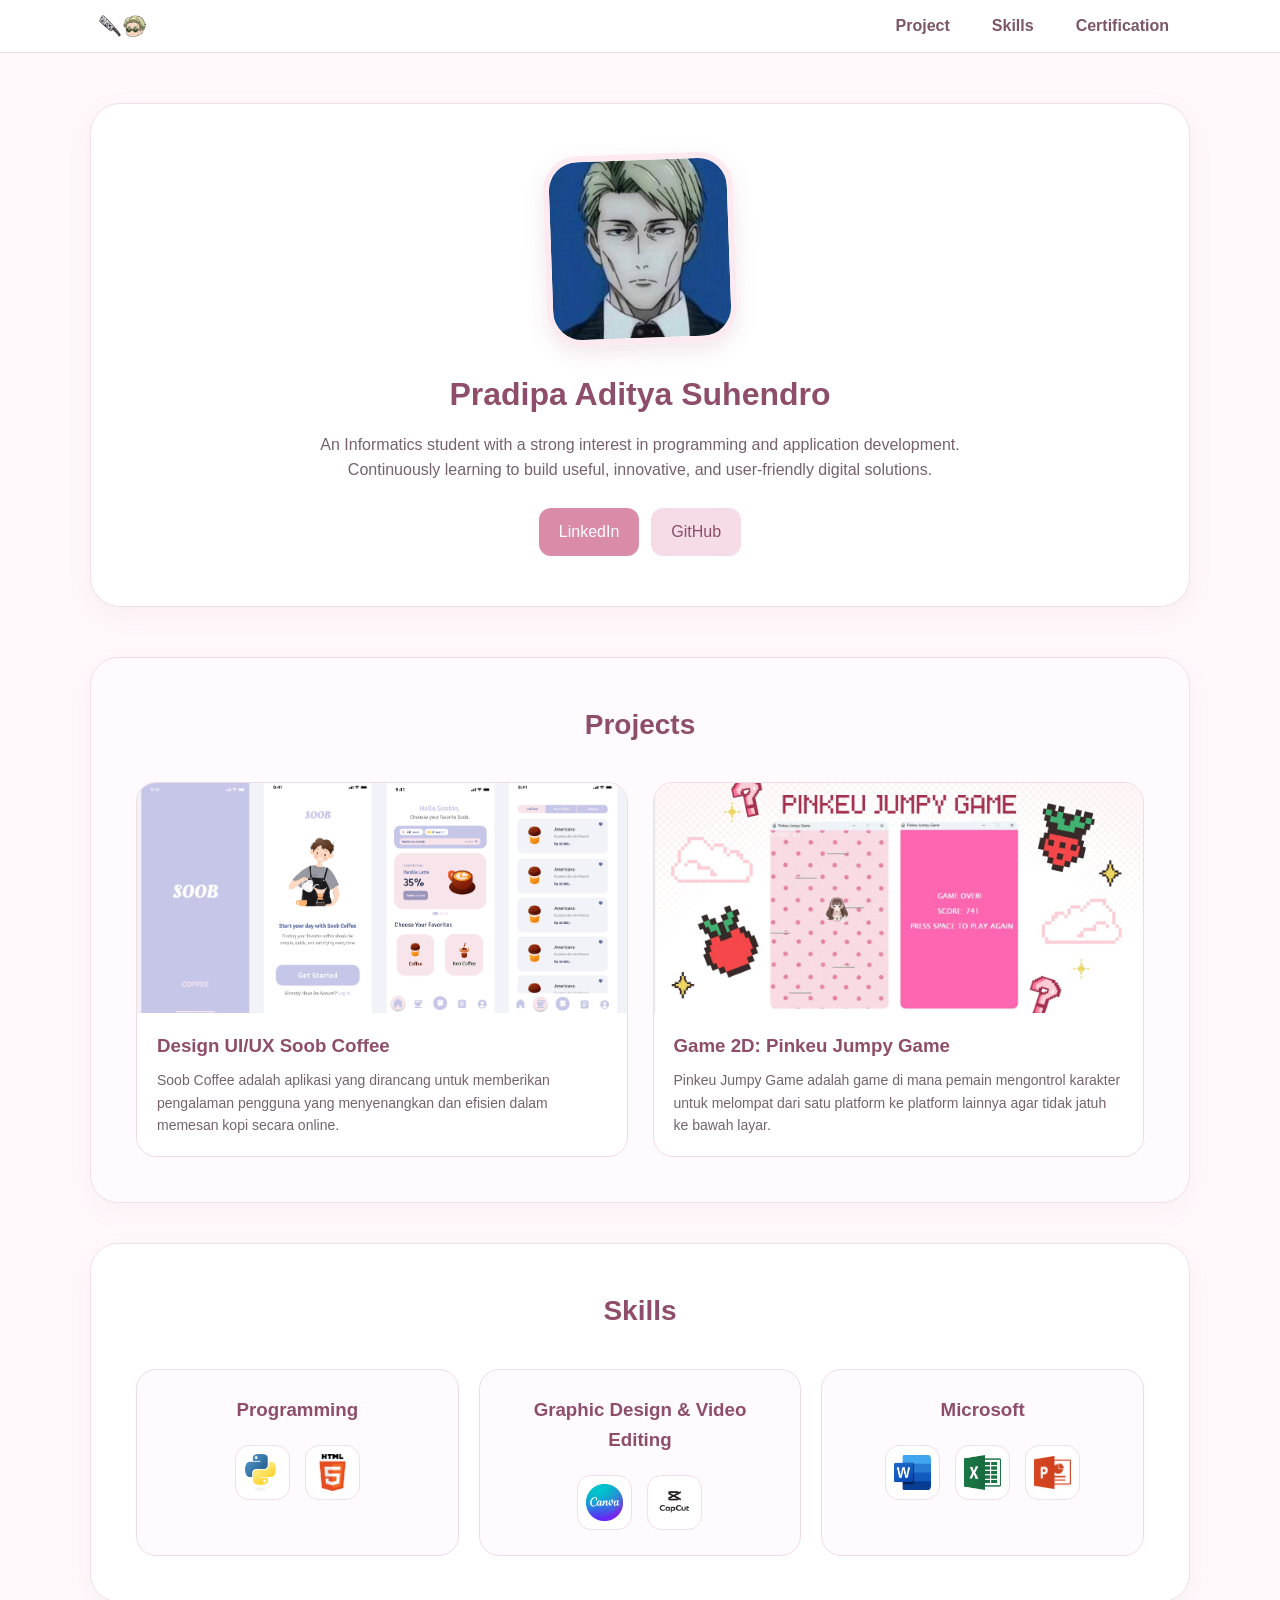
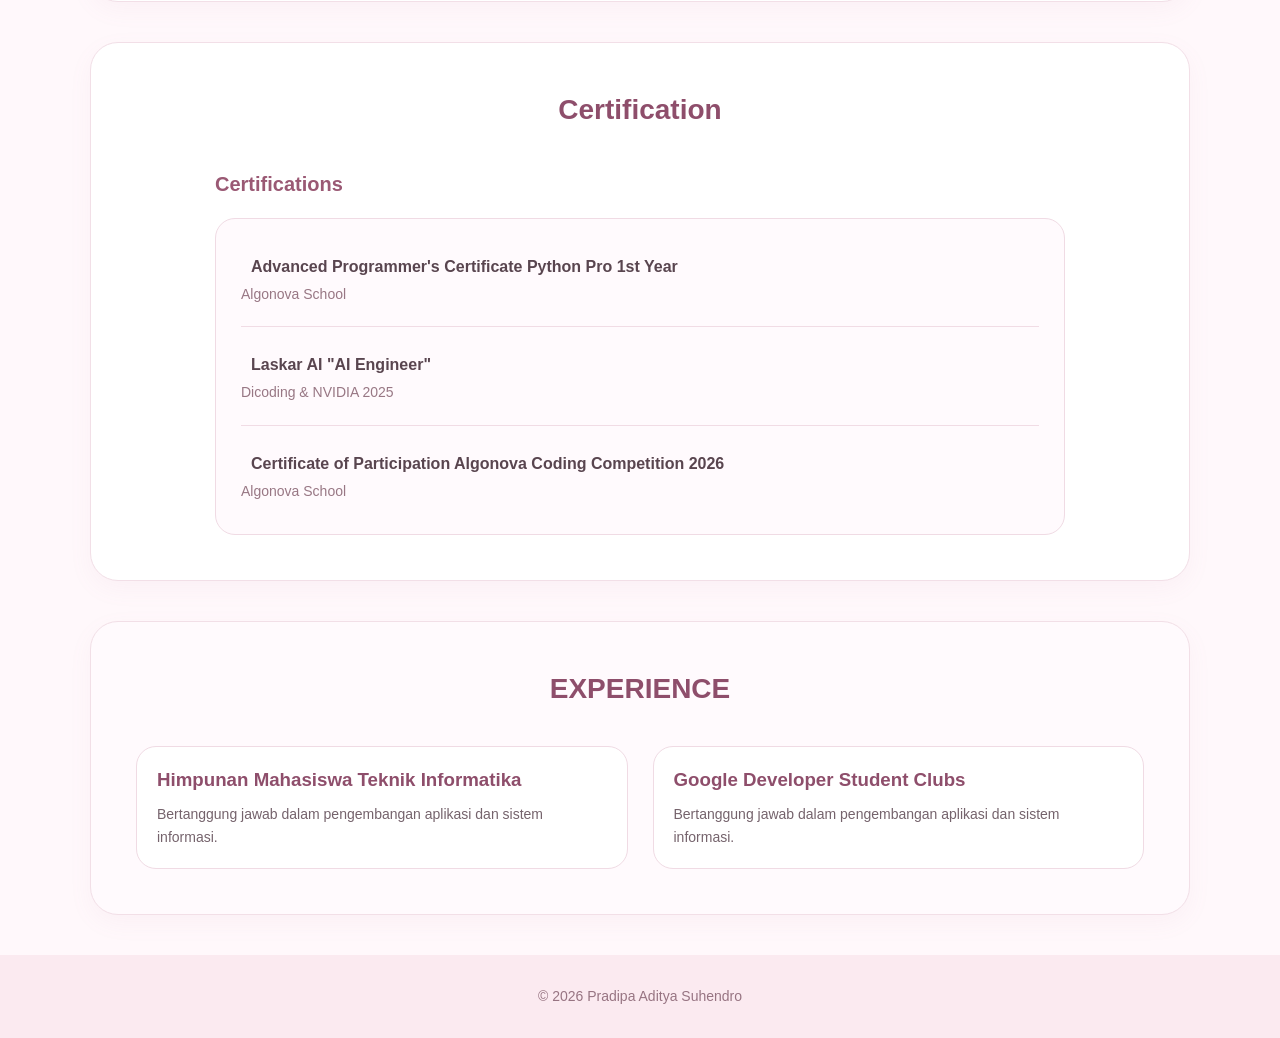
<file: index.html>
<!DOCTYPE html>
<html lang="id">
<head>
    <meta charset="UTF-8">
    <meta name="viewport" content="width=device-width, initial-scale=1.0">
    <title>Portofolio</title>
    <link rel="stylesheet" href="style.css">
</head>
<body>
    <header>
        <nav>
            <div class="logo">
        <a href="#home">
        <img src="logonanami.png" alt="Logo"> <!--LOGO UNTUK KEMBALI KE HOME-->
        </a>
        </div>
            <ul>
                <li><a href="#college">Project</a></li>
                <li><a href="#skills">Skills</a></li>
                <li><a href="#org">Certification</a></li>
            </ul>
        </nav>
    </header>
    <section id="home" class="hero">
        <div class="hero-content">
            <img src="profile.jpeg" alt="foto" width="100%"> <!--PROFILE PHOTO--->
        </div>
        <h1>Pradipa Aditya Suhendro</h1> <!--NAMA--->
            <!--DESKRIPSI DIRI--->
            <p>An Informatics student with a strong interest in programming and application development. Continuously learning to build useful, innovative, and user-friendly digital solutions.</p>
            <div class="hero-links">

                <a href="https://www.linkedin.com/in/pradipa-aditya-suhendro" target="_blank" class="btn"><i class="fab fa-linkedin"></i> LinkedIn</a>
                <a href="https://github.com/pradipa-aditya-suhendro" target="_blank" class="btn btn-alt"><i class="fab fa-github"></i> GitHub</a>
            </div>
    </section>
    <section id="college" class="section bg-light">
            <h2 class="section-title">Projects</h2>
    <div class="grid grid-4">
        <!-- PROJECT 1 -->
        <div class="card">
            <a href="project-satu.html" class="project-link">
                <div class="img-placeholder">
                    <img src="soob.png" alt="Design UI/UX Soob Coffee">
                </div>
                <h3>Design UI/UX Soob Coffee</h3>
                <p>
                    Soob Coffee adalah aplikasi yang dirancang untuk memberikan
                    pengalaman pengguna yang menyenangkan dan efisien dalam
                    memesan kopi secara online.
                </p>
            </a>
        </div>

        <!-- PROJECT 2 -->
        <div class="card">
            <a href="project-dua.html" class="project-link">
                <div class="img-placeholder">
                    <img src="tumb pink.png" alt="Pinkeu Jumpy Game">
                </div>
                <h3>Game 2D: Pinkeu Jumpy Game</h3>
                <p>
                    Pinkeu Jumpy Game adalah game di mana pemain mengontrol
                    karakter untuk melompat dari satu platform ke platform
                    lainnya agar tidak jatuh ke bawah layar.
                </p>
            </a>
        </div>
    </div>
    </section>

    <!-- SKILLS -->
    <section id="skills" class="section">
    <h2 class="section-title">Skills</h2>
    <div class="skills-container">
        <!-- Programming -->
        <div class="skill-card">
            <h3>Programming</h3>
            <div class="skill-icons">
                <img src="python.png">
                <img src="html.png">
            </div>
        </div>
        <!-- Graphic Design -->
        <div class="skill-card">
            <h3>Graphic Design & Video Editing</h3>
            <div class="skill-icons">
                <img src="canva.png">
                <img src="image.png">
            </div>
        </div>
        <!-- Microsoft -->
        <div class="skill-card">
            <h3>Microsoft</h3>
            <div class="skill-icons">
                <img src="word.png">
                <img src="excel.png">
                <img src="point.png">
            </div>
        </div>
    </div>
    </section>

    <!-- CERTIFICATION -->
    <section id="org" class="section">
        <h2 class="section-title">Certification</h2>
        <div class="cert-journal-column">
            <div class="cert-section">
                <h3 class="column-title">Certifications</h3>
                <div class="card cert-card">
                    <ul class="cert-list">
                        <li><i class="fas fa-certificate"></i> Advanced Programmer's Certificate Python Pro 1st Year<br><span>Algonova School</span></li>
                        <li><i class="fas fa-certificate"></i> Laskar AI "AI Engineer"<br><span>Dicoding & NVIDIA 2025</span></li>
                        <li><i class="fas fa-certificate"></i> Certificate of Participation Algonova Coding Competition 2026<br><span>Algonova School</span></li>
                    </ul>
                </div>
            </div>
        </div>
    </section>

    <!-- ORGANISASI atau Experience -->
    <section id="organisasi" class="section bg-light">
        <h2 class="section-title">EXPERIENCE</h2>
        <div class="grid grid-3">
            <div class="card">
                <h3>Himpunan Mahasiswa Teknik Informatika</h3>
                <p>Bertanggung jawab dalam pengembangan aplikasi dan sistem informasi.</p>
            </div>
            <div class="card">
                <h3>Google Developer Student Clubs</h3>
                <p>Bertanggung jawab dalam pengembangan aplikasi dan sistem informasi.</p>
            </div>
        </div>
    </section>
    
    <footer>
        <p>&copy; 2026 Pradipa Aditya Suhendro</p>
    </footer>
    </body>
    </html>
</file>
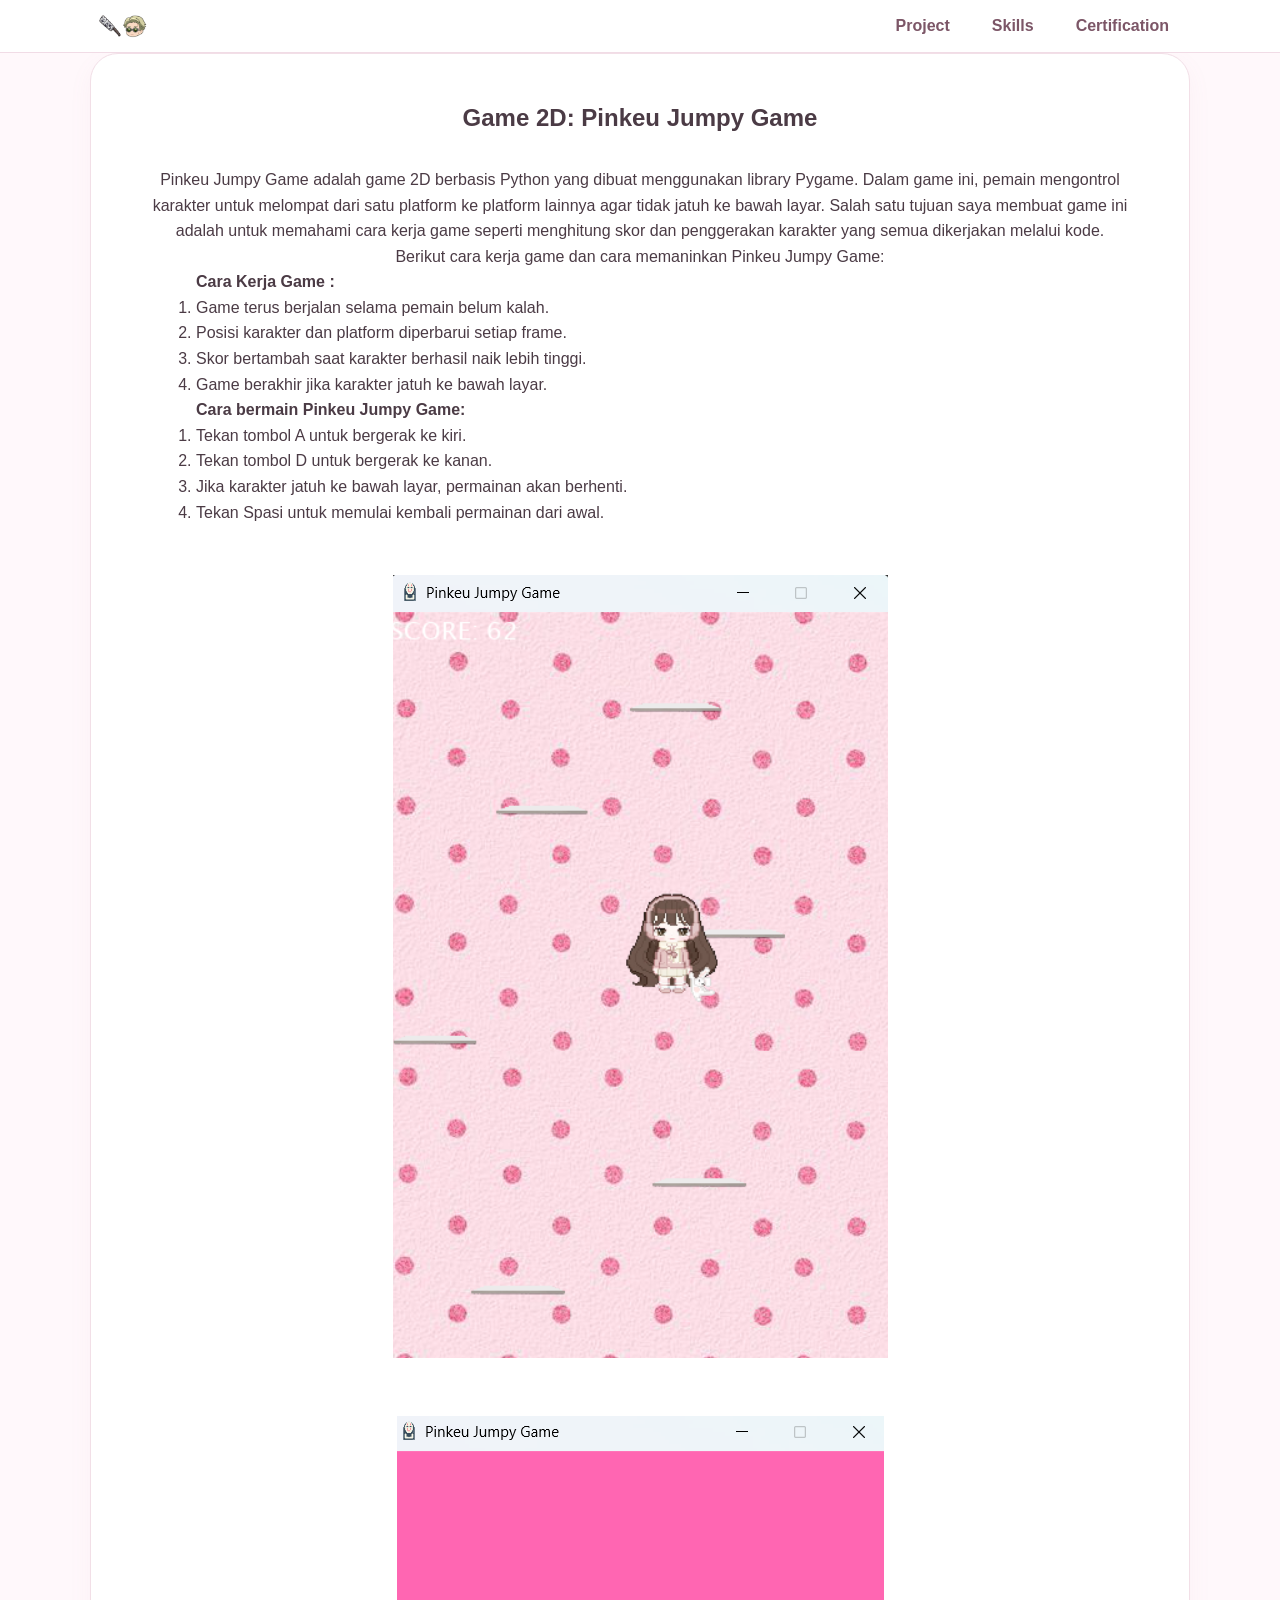
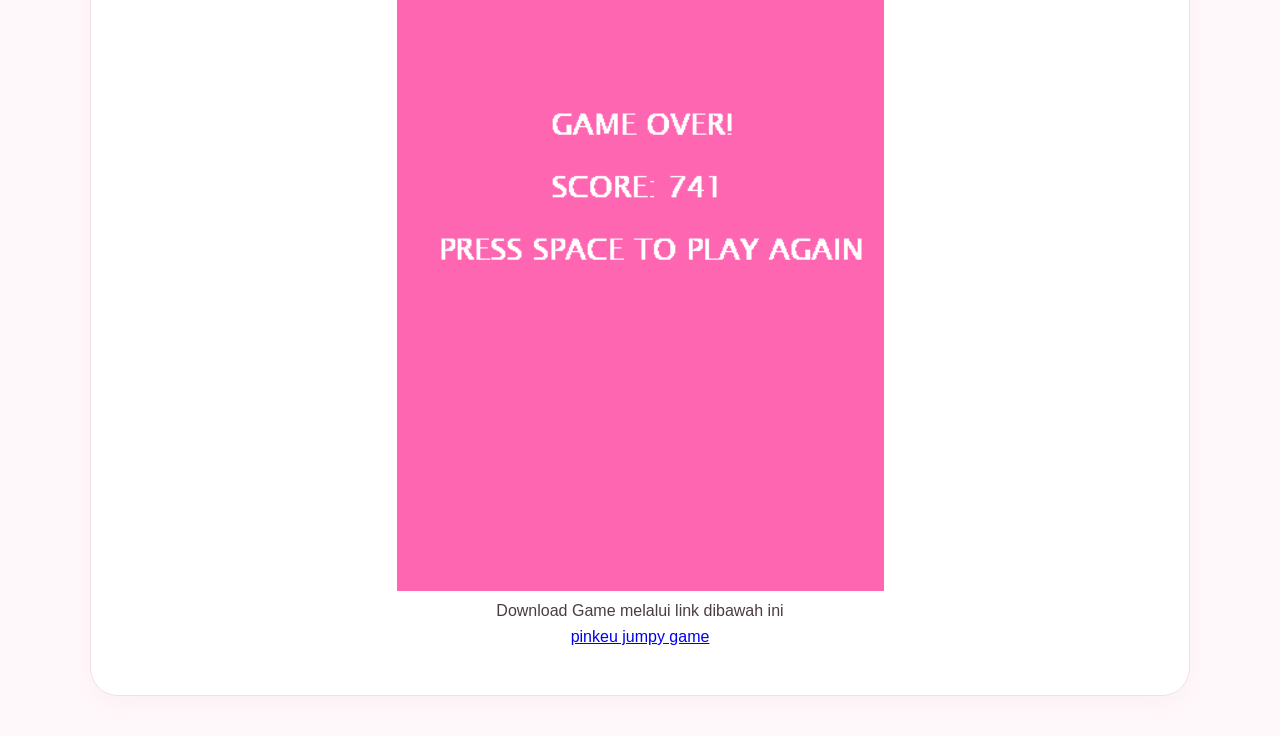
<file: project-dua.html>
<!DOCTYPE html>
<html lang="id">
<head>
    <meta charset="UTF-8">
    <meta name="viewport" content="width=device-width, initial-scale=1.0">
    <title>Portofolio</title>
    <link rel="stylesheet" href="style.css">
</head>
<body>
    <header>
        <nav>
            <div class="logo">
        <a href="index.html#home">
        <img src="logonanami.png" alt="Logo">
        </a>
        </div>
            <ul>
                <li><a href="index.html#college">Project</a></li>
                <li><a href="index.html#skills">Skills</a></li>
                <li><a href="index.html#org">Certification</a></li>
            </ul>
        </nav>
    </header>
<section class="section">
    <h1 style="text-align:center; margin-bottom: 30px;">Game 2D: Pinkeu Jumpy Game</h1>
    <p class ="project-desc" style="text-align:center;">
        Pinkeu Jumpy Game adalah game 2D berbasis Python yang dibuat menggunakan library Pygame.
 Dalam game ini, pemain mengontrol karakter untuk melompat dari satu platform ke platform lainnya agar tidak jatuh ke bawah layar. Salah satu tujuan saya membuat game ini adalah untuk memahami cara kerja game seperti menghitung skor dan penggerakan karakter yang semua dikerjakan melalui kode.<br>
Berikut cara kerja game dan cara memaninkan Pinkeu Jumpy Game:<br>
<p style="margin-left: 60px;"><b>Cara Kerja Game :</b><br></p>
<ol style="margin-left: 60px;">
    <li>Game terus berjalan selama pemain belum kalah.</li>
    <li>Posisi karakter dan platform diperbarui setiap frame.</li>
    <li>Skor bertambah saat karakter berhasil naik lebih tinggi.</li>
    <li>Game berakhir jika karakter jatuh ke bawah layar.</li>
</ol>
<b style="margin-left: 60px;">Cara bermain Pinkeu Jumpy Game:</b> <br>
<ol style="margin-left: 60px;">
    <li>Tekan tombol A untuk bergerak ke kiri.</li>
    <li>Tekan tombol D untuk bergerak ke kanan.</li>
    <li>Jika karakter jatuh ke bawah layar, permainan akan berhenti.</li>
    <li>Tekan Spasi untuk memulai kembali permainan dari awal.</li>
</ol> 
     <div class="project-gallery" style="text-align:center;">
        <!-- Vertical panjang -->
        <div class="img-vertical" style="margin-top: 50px;">
            <img src="jumpy1.png">
        </div>
        <div class="img-vertical" style="margin-top: 50px;">
            <img src="jumpy2.png">
        </div>
    </div>
    <p style="text-align:center;">Download Game melalui link dibawah ini</p>
        <p style="text-align:center;"><a href="https://github.com/syasyul/pinkeu-jumpy-game.git" target="_blank">pinkeu jumpy game</a><br></p>
    </p>
</section>
</file>
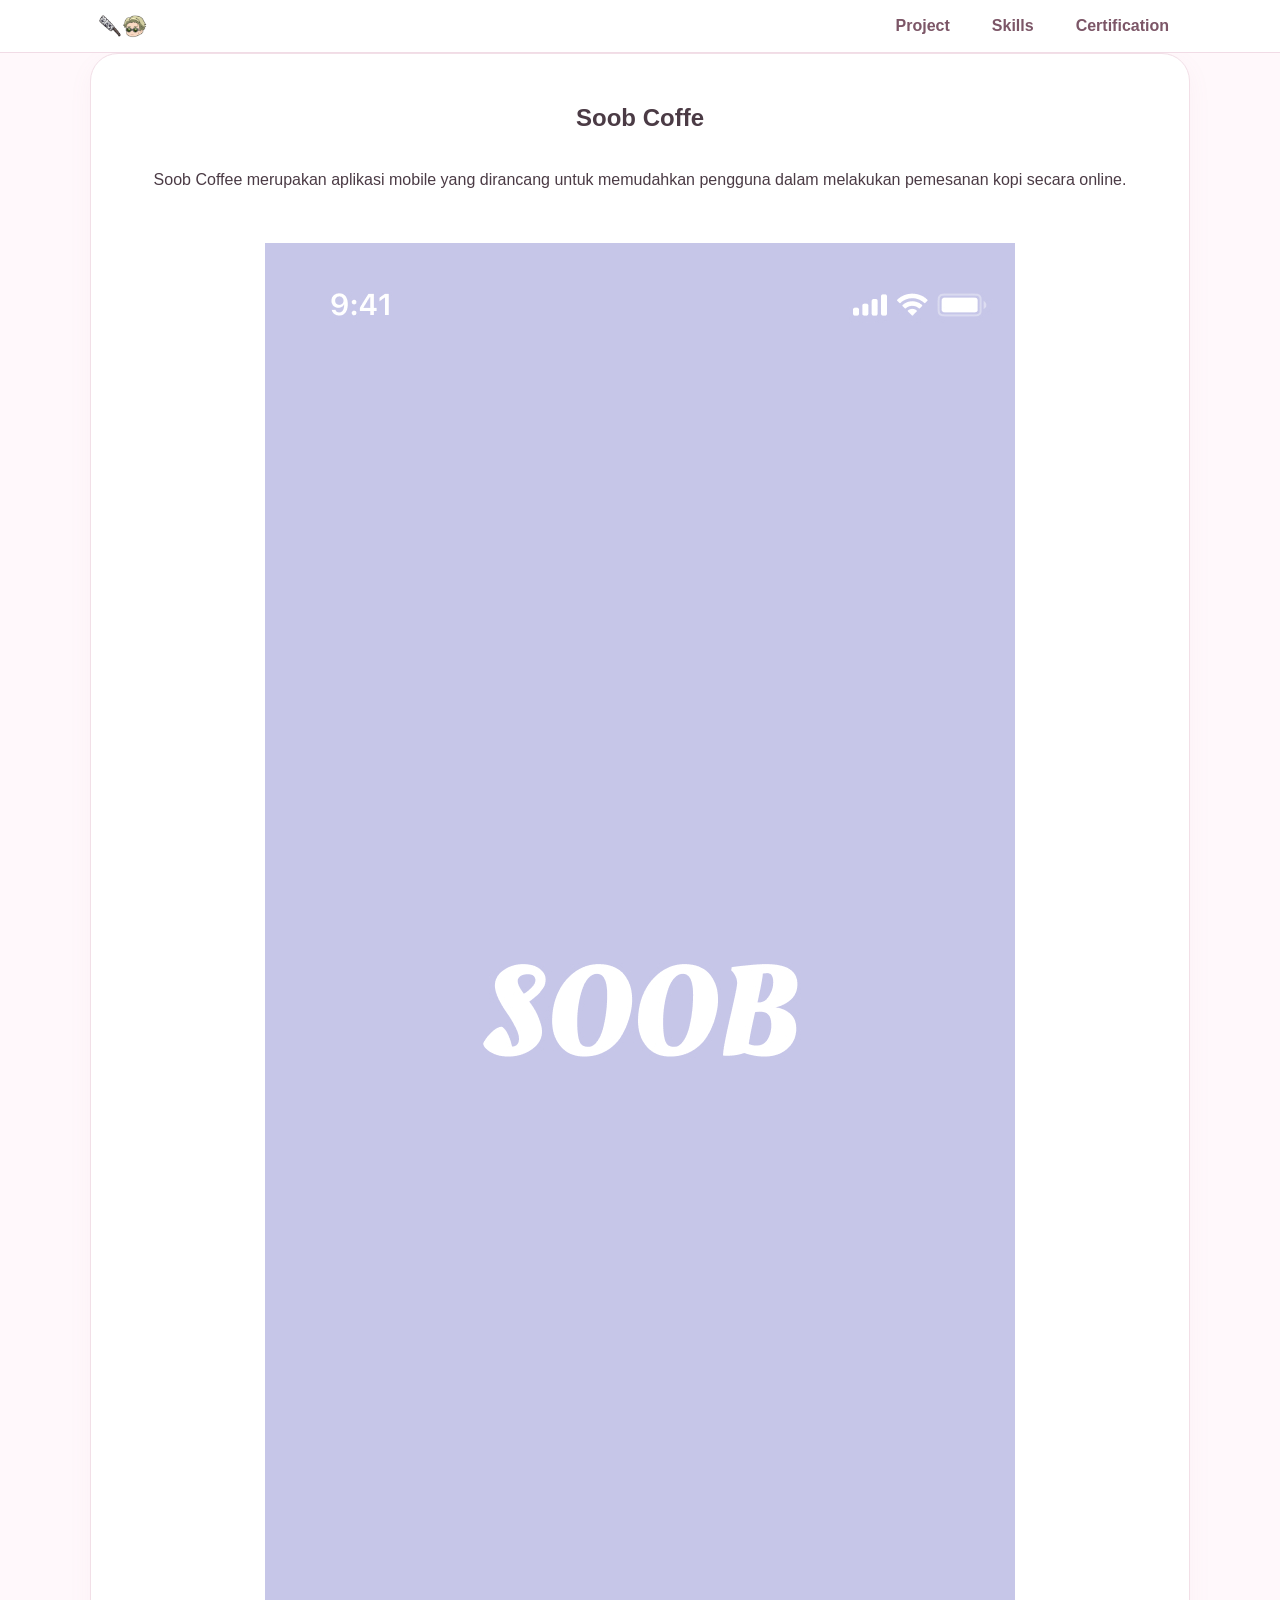
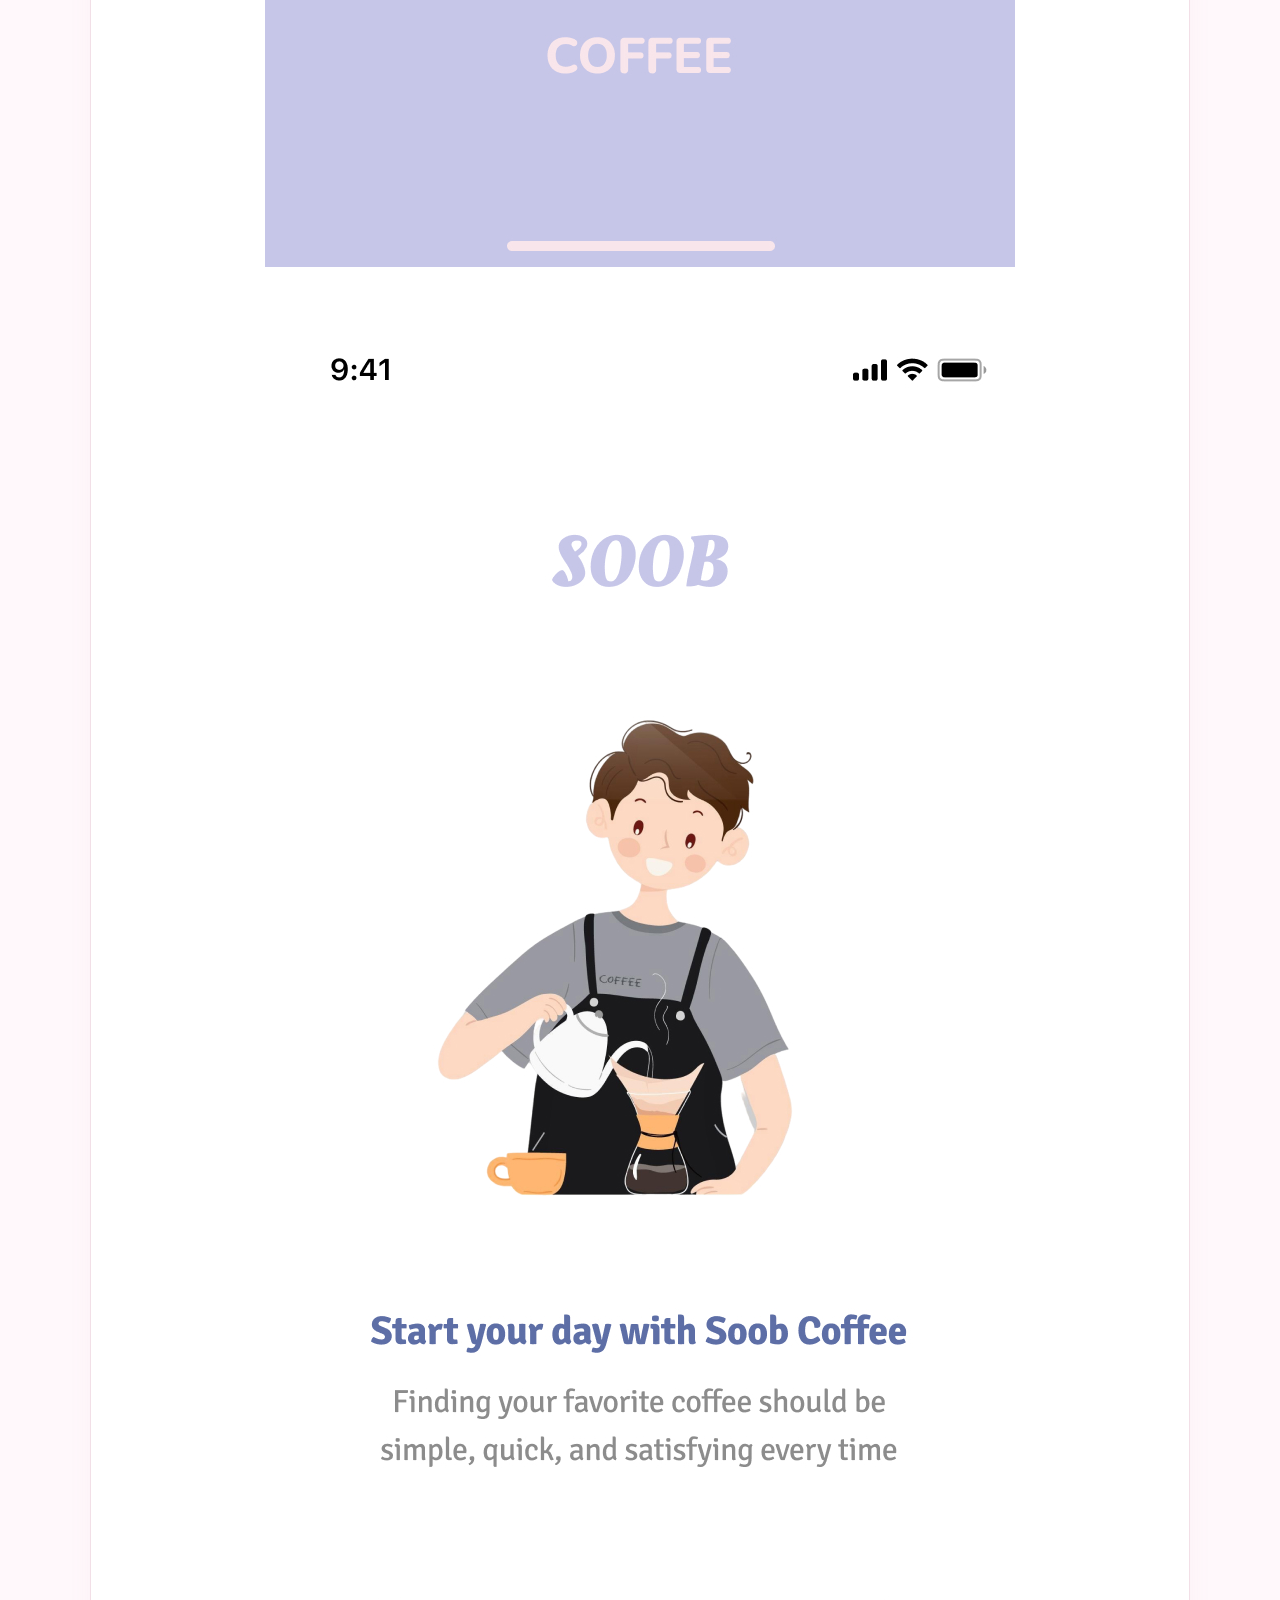
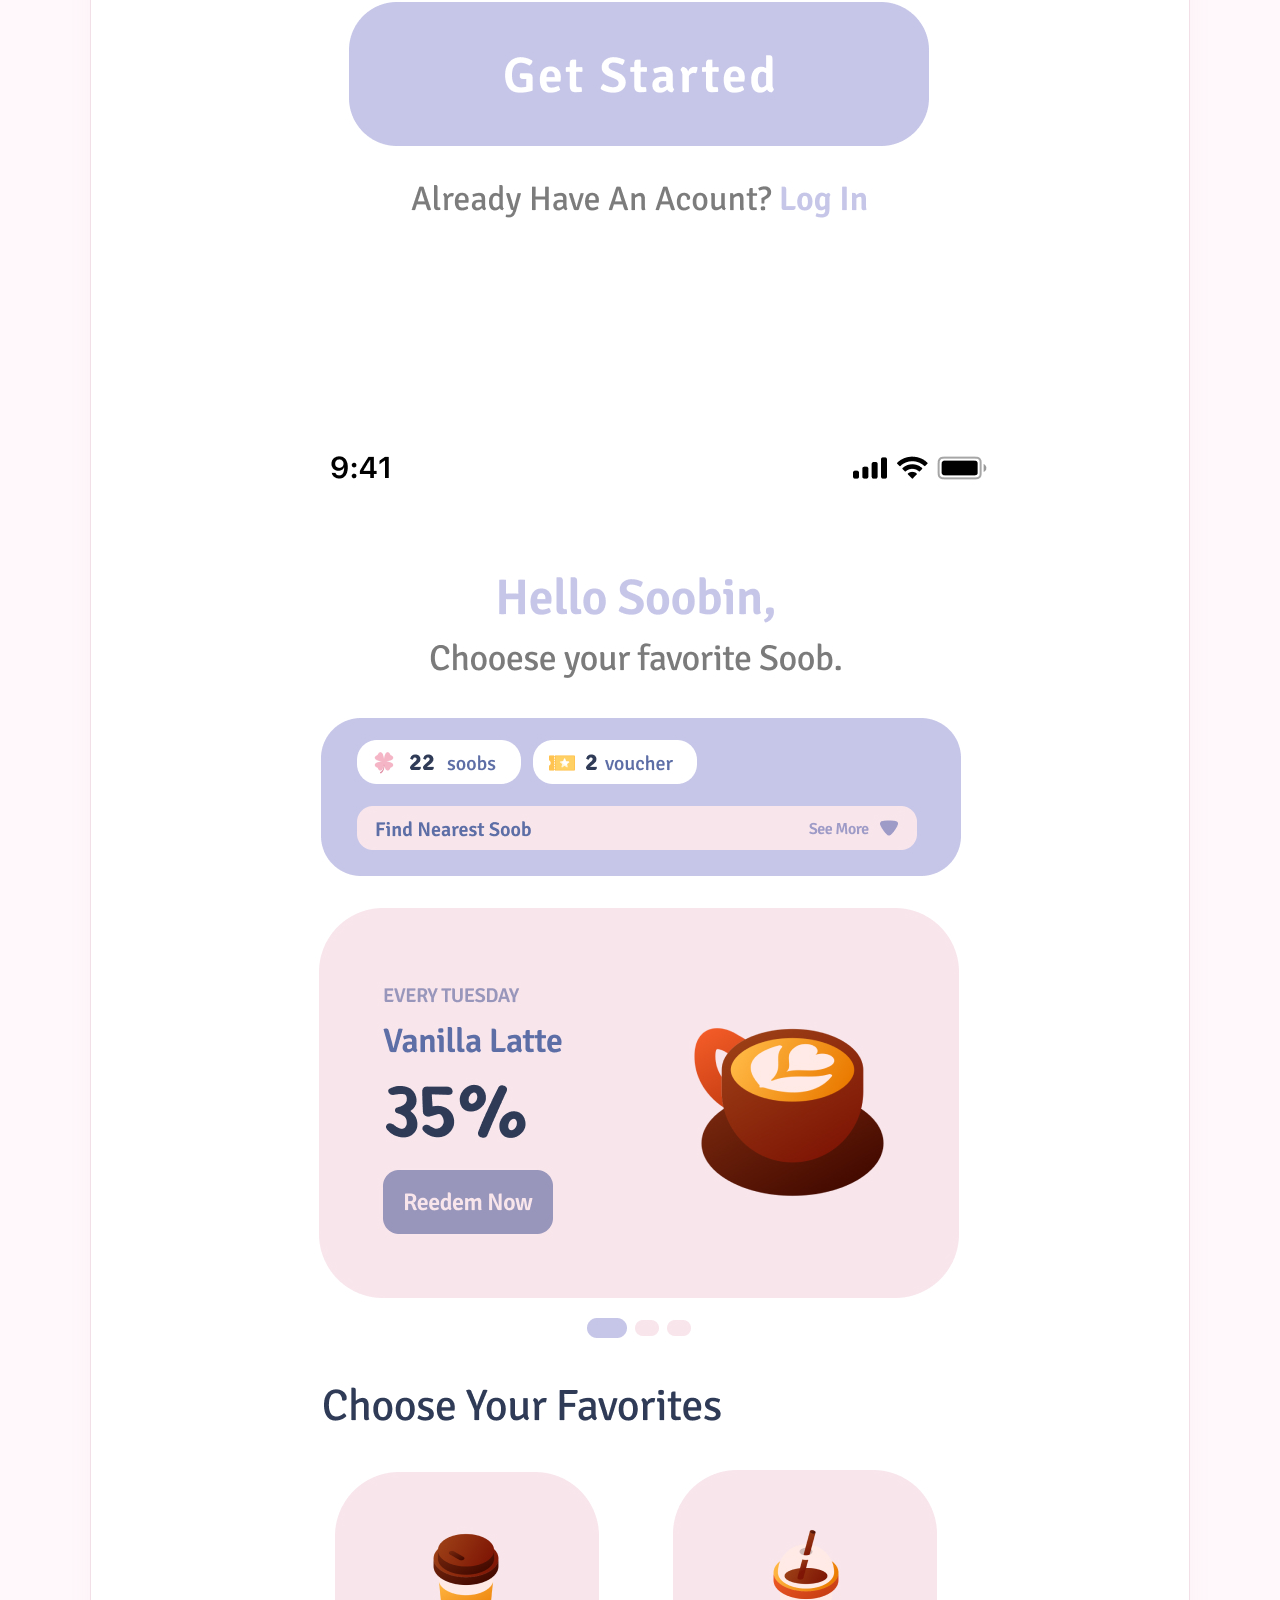
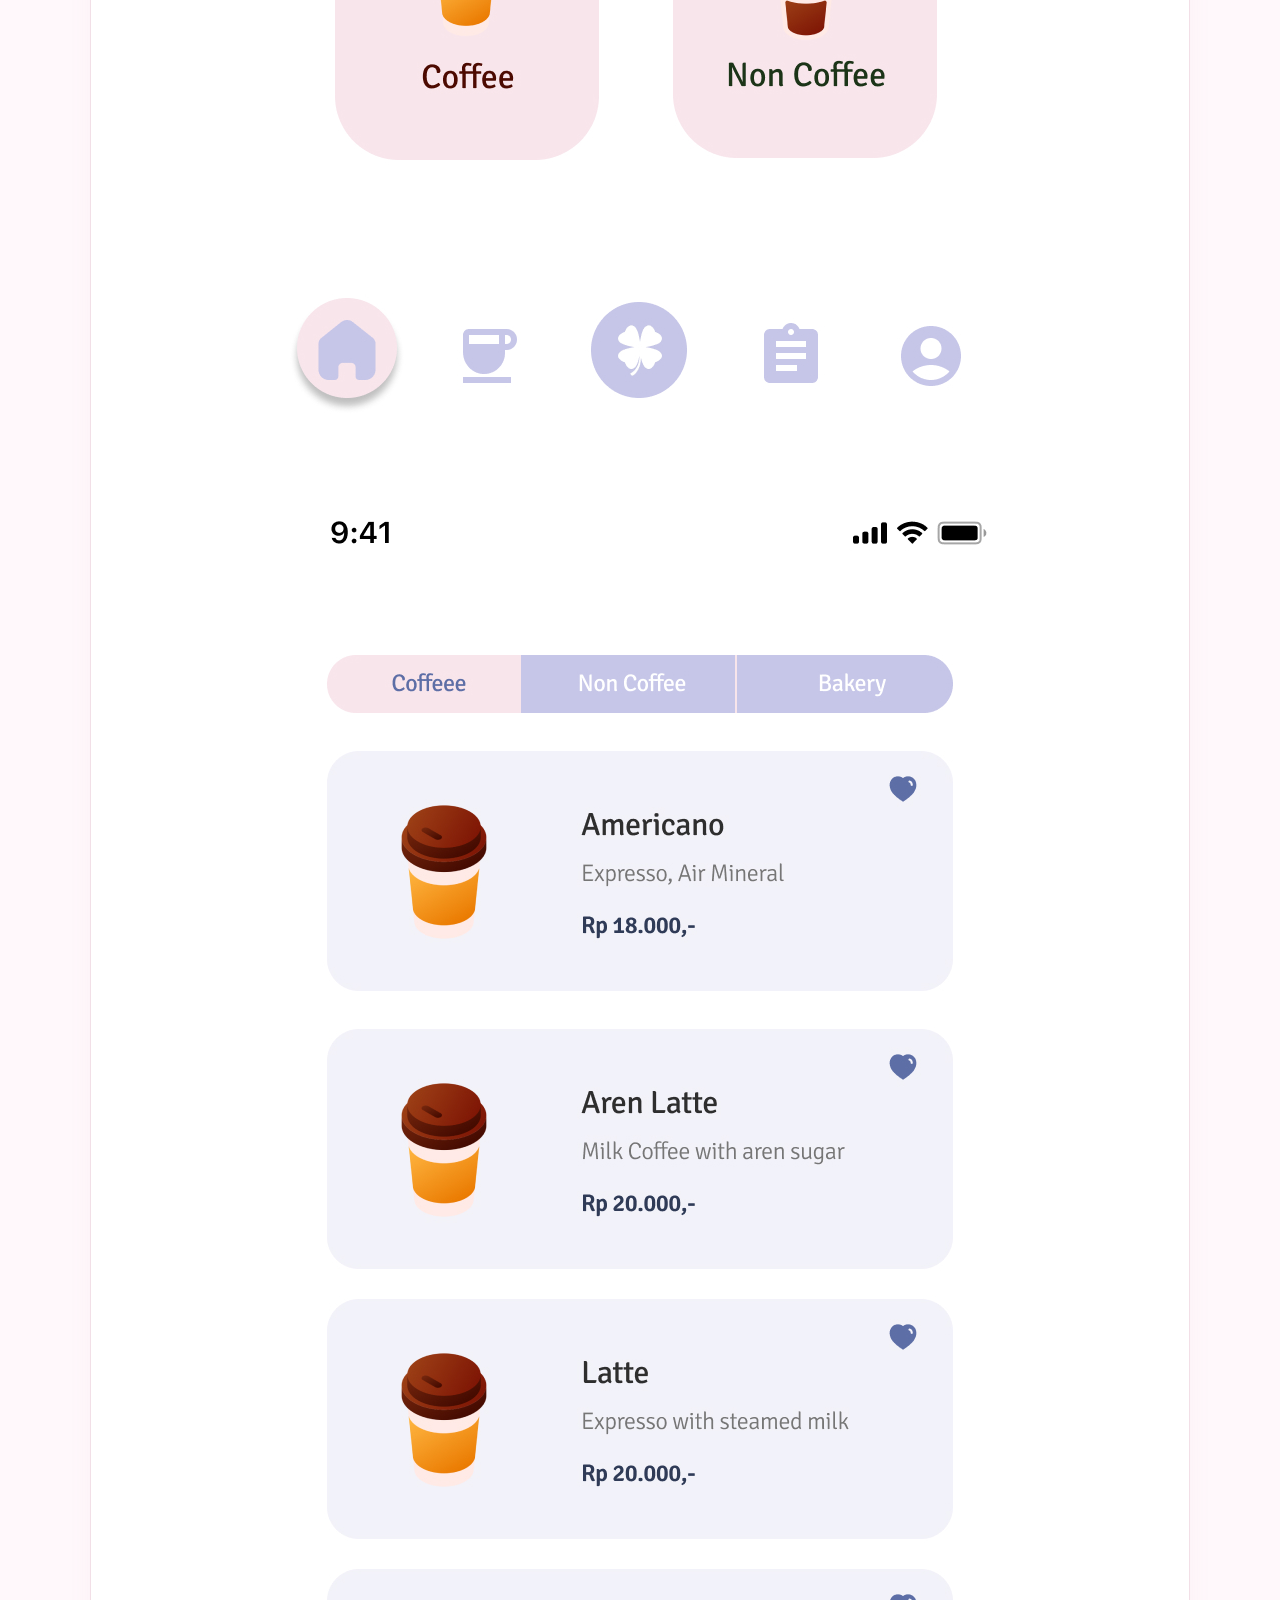
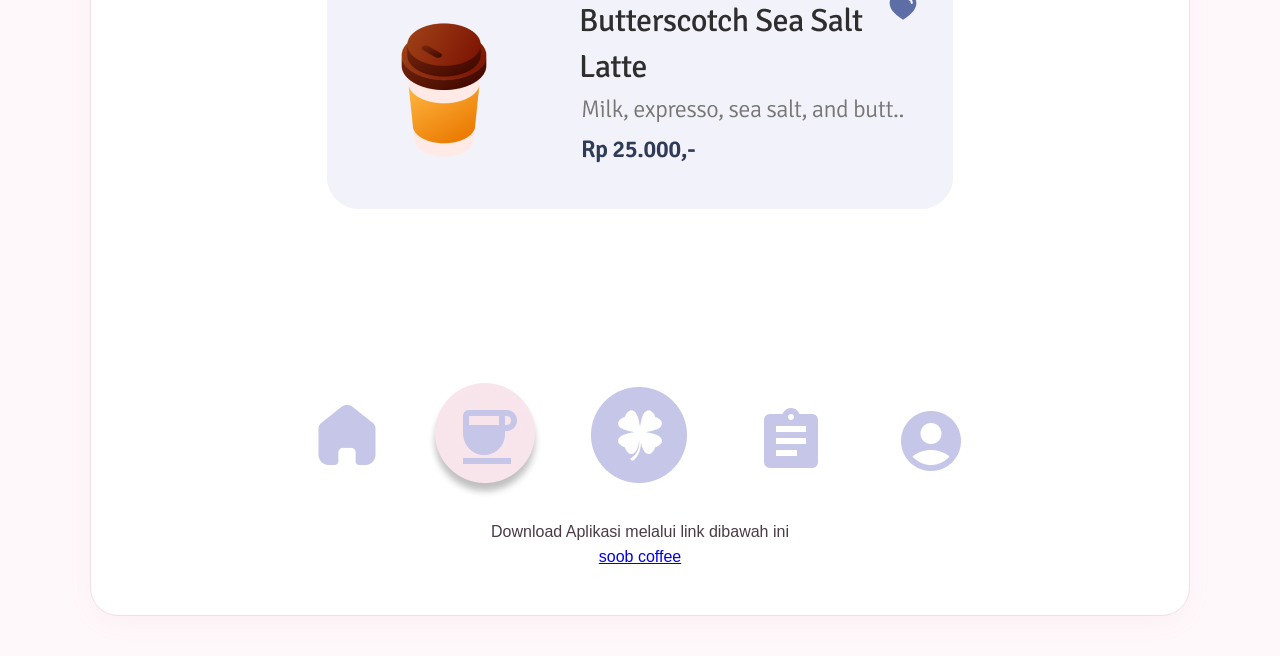
<file: project-satu.html>
<!DOCTYPE html>
<html lang="id">
<head>
    <meta charset="UTF-8">
    <meta name="viewport" content="width=device-width, initial-scale=1.0">
    <title>Portofolio </title>
    <link rel="stylesheet" href="style.css">
</head>
<body>
    <header>
        <nav>
            <div class="logo">
        <a href="index.html#home">
        <img src="logonanami.png" alt="Logo">
        </a>
        </div>
            <ul>
                <li><a href="index.html#college">Project</a></li>
                <li><a href="index.html#skills">Skills</a></li>
                <li><a href="index.html#org">Certification</a></li>
            </ul>
        </nav>
    </header>
<section class="section">
    <h1 style="text-align:center; margin-bottom: 30px;">Soob Coffe</h1>
    <p class="project-desc" style="text-align:center;">
        Soob Coffee merupakan aplikasi mobile yang dirancang untuk memudahkan pengguna dalam 
        melakukan pemesanan kopi secara online. </p>

     <div class="project-gallery" style="text-align:center;">
        <!-- Horizontal (login page) -->
        <div class="img-horizontal" style="margin-top: 50px;">
            <img src="soob1.jpg">
        </div>
        <div class="img-horizontal" style="margin-top: 50px;">
            <img src="soob2.jpg">
        </div>
        <div class="img-horizontal" style="margin-top: 50px;">
            <img src="soob3.jpg">
        </div>
        <div class="img-horizontal" style="margin-top: 50px;">
            <img src="soob4.jpg">
        </div>
    </div>
    <p style="text-align:center;">Download Aplikasi melalui link dibawah ini</p>
        <p style="text-align:center;"><a href="https://github.com/" target="_blank">soob coffee</a><br></p>
    </p>
</section>
</file>
<file: style.css>
* {
    margin: 0;
    padding: 0;
    box-sizing: border-box;
    scroll-behavior: smooth;
}

body {
    font-family: Arial, Helvetica, sans-serif;
    background-color: #fff8fb;
    color: #4b3b45;
    line-height: 1.6;
}

header {
    width: 100%;
    background: rgba(255, 255, 255, 0.95);
    border-bottom: 1px solid #f1dce6;
    position: sticky;
    top: 0;
    z-index: 1000;
}

nav {
    max-width: 1150px;
    margin: auto;
    padding: 12px 30px;

    display: flex;
    justify-content: space-between;
    align-items: center;
}

.logo img {
    width: 55px;
    display: block;
    transition: 0.3s;
}

.logo img:hover {
    transform: scale(1.08);
}

nav ul {
    display: flex;
    list-style: none;
    gap: 10px;
}

nav ul li a {
    text-decoration: none;
    color: #7c5667;
    font-weight: 600;

    padding: 9px 16px;
    border-radius: 12px;

    transition: 0.3s;
}

nav ul li a:hover {
    background-color: #f9e3ec;
    color: #b85c82;
}


/* =========================
   HERO / PROFILE
========================= */

.hero {
    max-width: 1100px;
    margin: 50px auto;
    padding: 50px;

    background-color: #ffffff;
    border: 1px solid #f2dfe7;
    border-radius: 30px;

    display: flex;
    flex-direction: column;
    align-items: center;
    text-align: center;

    box-shadow: 0 8px 25px rgba(180, 120, 145, 0.08);
}

.hero-content {
    width: 190px;
    height: 190px;

    margin-bottom: 25px;

    border-radius: 35px;
    overflow: hidden;

    border: 6px solid #fdeaf1;
    box-shadow: 0 8px 20px rgba(180, 120, 145, 0.18);

    transform: rotate(-2deg);
}

.hero-content img {
    width: 100%;
    height: 100%;
    object-fit: cover;
}

.hero h1 {
    font-size: 32px;
    color: #8e4e6b;
    margin-bottom: 12px;
}

.hero p {
    max-width: 700px;
    color: #76616c;
    font-size: 16px;
}


/* =========================
   SOCIAL BUTTON
========================= */

.hero-links {
    display: flex;
    gap: 12px;
    margin-top: 25px;
    flex-wrap: wrap;
    justify-content: center;
}

.btn {
    text-decoration: none;
    background-color: #d98ba8;
    color: white;

    padding: 11px 20px;
    border-radius: 12px;

    transition: 0.3s;
}

.btn:hover {
    background-color: #bf6f8d;
    transform: translateY(-2px);
}

.btn-alt {
    background-color: #f5dce6;
    color: #8e4e6b;
}

.btn-alt:hover {
    background-color: #ebc4d2;
}


/* =========================
   SECTION
========================= */

.section {
    max-width: 1100px;
    margin: 0 auto 40px;
    padding: 45px;

    background-color: #ffffff;
    border: 1px solid #f2dfe7;
    border-radius: 28px;

    box-shadow: 0 8px 25px rgba(180, 120, 145, 0.06);
}

.bg-light {
    background-color: #fffafd;
}

.section-title {
    text-align: center;
    font-size: 28px;
    color: #8e4e6b;

    margin-bottom: 35px;
}


/* =========================
   PROJECT
========================= */

.grid {
    display: grid;
    grid-template-columns: repeat(2, 1fr);
    gap: 25px;
}

.card {
    background-color: white;
    border: 1px solid #f0dbe4;
    border-radius: 20px;

    overflow: hidden;

    transition: 0.3s;
}

.card:hover {
    transform: translateY(-5px);
    box-shadow: 0 12px 25px rgba(180, 120, 145, 0.14);
}

.project-link {
    display: block;
    text-decoration: none;
    color: inherit;
}

.img-placeholder {
    width: 100%;
    height: 230px;
    overflow: hidden;
    background-color: #faedf2;
}

.img-placeholder img {
    width: 100%;
    height: 100%;
    object-fit: cover;

    transition: 0.4s;
}

.card:hover .img-placeholder img {
    transform: scale(1.05);
}

.card h3 {
    color: #8e4e6b;
    padding: 18px 20px 8px;
}

.card p {
    padding: 0 20px 20px;
    color: #75636c;
    font-size: 14px;
}


/* =========================
   SKILLS
========================= */

.skills-container {
    display: grid;
    grid-template-columns: repeat(3, 1fr);
    gap: 20px;
}

.skill-card {
    background-color: #fffafd;
    border: 1px solid #f0dce5;
    border-radius: 20px;

    padding: 25px;
    text-align: center;

    transition: 0.3s;
}

.skill-card:hover {
    transform: translateY(-5px);
    box-shadow: 0 10px 22px rgba(180, 120, 145, 0.12);
}

.skill-card h3 {
    color: #8e4e6b;
    margin-bottom: 20px;
}

.skill-icons {
    display: flex;
    justify-content: center;
    align-items: center;
    flex-wrap: wrap;
    gap: 15px;
}

.skill-icons img {
    width: 55px;
    height: 55px;
    object-fit: contain;

    padding: 8px;
    background-color: white;
    border-radius: 14px;

    border: 1px solid #f3dfe7;

    transition: 0.3s;
}

.skill-icons img:hover {
    transform: scale(1.1);
}


/* =========================
   CERTIFICATION
========================= */

.cert-journal-column {
    max-width: 850px;
    margin: auto;
}

.column-title {
    color: #9a5974;
    margin-bottom: 18px;
    font-size: 20px;
}

.cert-card {
    padding: 10px 25px;
    background-color: #fffafd;
}

.cert-list {
    list-style: none;
}

.cert-list li {
    padding: 20px 0;
    border-bottom: 1px solid #f1dce5;

    color: #59454f;
    font-weight: 600;

    transition: 0.3s;
}

.cert-list li:last-child {
    border-bottom: none;
}

.cert-list li:hover {
    padding-left: 8px;
}

.cert-list i {
    color: #d98ba8;
    font-size: 20px;
    margin-right: 10px;
}

.cert-list span {
    font-size: 14px;
    color: #987784;
    font-weight: normal;
}


/* =========================
   FOOTER
========================= */

footer {
    text-align: center;
    padding: 30px;
    margin-top: 30px;

    color: #977482;
    font-size: 14px;

    background-color: #fbeaf0;
}


/* =========================
   RESPONSIVE TABLET
========================= */

@media (max-width: 850px) {

    .hero {
        margin: 30px 20px;
        padding: 40px 25px;
    }

    .section {
        margin: 0 20px 30px;
        padding: 35px 25px;
    }

    .grid {
        grid-template-columns: 1fr;
    }

    .skills-container {
        grid-template-columns: 1fr;
    }
}


/* =========================
   RESPONSIVE MOBILE
========================= */

@media (max-width: 600px) {

    nav {
        padding: 10px 18px;
    }

    .logo img {
        width: 45px;
    }

    nav ul {
        gap: 2px;
    }

    nav ul li a {
        padding: 8px;
        font-size: 13px;
    }

    .hero h1 {
        font-size: 25px;
    }

    .hero-content {
        width: 150px;
        height: 150px;
    }

    .section-title {
        font-size: 24px;
    }

    .hero-links {
        flex-direction: column;
        width: 100%;
    }

    .btn {
        width: 100%;
    }
}
</file>
